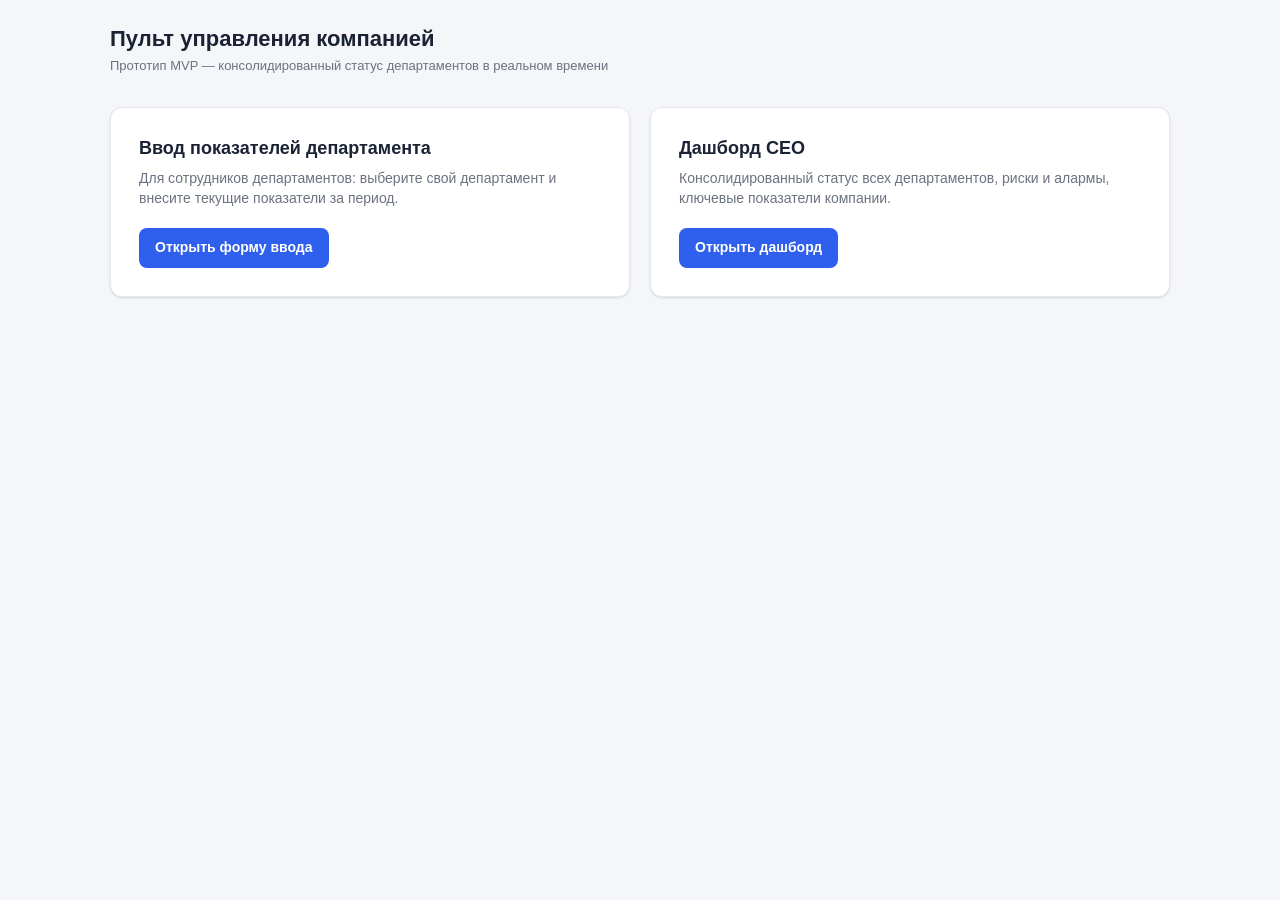
<file: index.html>
<!doctype html>
<html lang="ru">
<head>
  <meta charset="UTF-8" />
  <meta name="viewport" content="width=device-width, initial-scale=1.0" />
  <title>Пульт управления компанией — CEO</title>
  <link rel="stylesheet" href="styles.css" />
</head>
<body>
  <div class="page">
    <header class="topbar">
      <div>
        <h1>Пульт управления компанией</h1>
        <div class="subtitle">Прототип MVP — консолидированный статус департаментов в реальном времени</div>
      </div>
    </header>

    <div class="landing-grid">
      <div class="landing-card">
        <h2>Ввод показателей департамента</h2>
        <p>Для сотрудников департаментов: выберите свой департамент и внесите текущие показатели за период.</p>
        <a class="btn" href="department-entry.html">Открыть форму ввода</a>
      </div>
      <div class="landing-card">
        <h2>Дашборд CEO</h2>
        <p>Консолидированный статус всех департаментов, риски и алармы, ключевые показатели компании.</p>
        <a class="btn" href="ceo-dashboard.html">Открыть дашборд</a>
      </div>
    </div>
  </div>
</body>
</html>
</file>
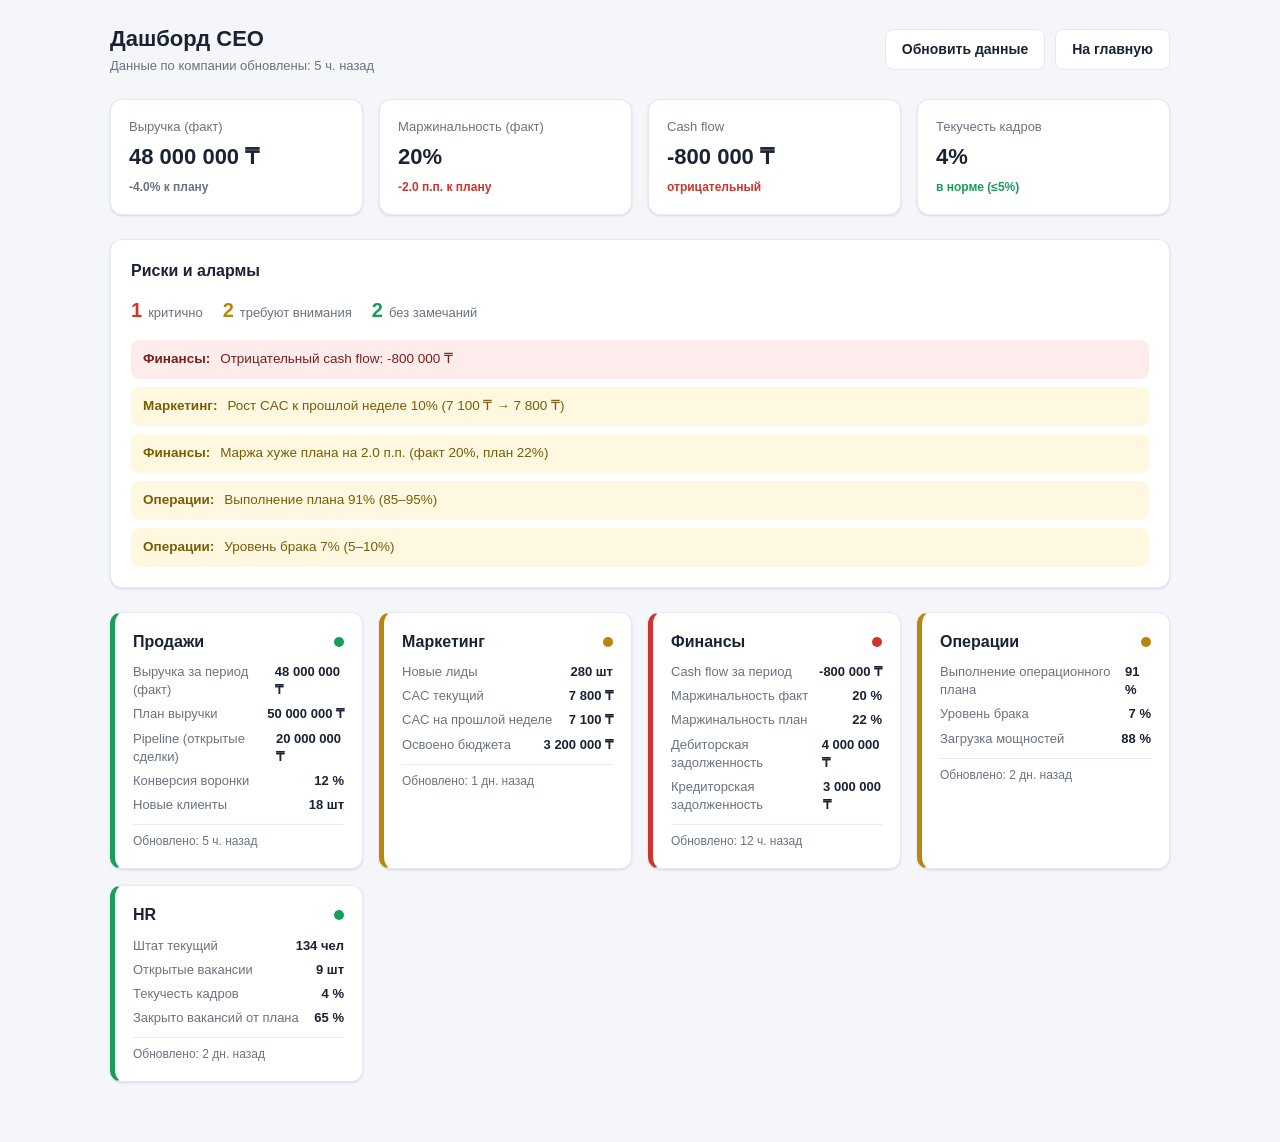
<file: ceo-dashboard.html>
<!doctype html>
<html lang="ru">
<head>
  <meta charset="UTF-8" />
  <meta name="viewport" content="width=device-width, initial-scale=1.0" />
  <title>Дашборд CEO</title>
  <link rel="stylesheet" href="styles.css" />
</head>
<body>
  <div class="page">
    <header class="topbar">
      <div>
        <h1>Дашборд CEO</h1>
        <div class="subtitle company-updated" id="companyUpdated"></div>
      </div>
      <div style="display:flex; gap:10px;">
        <button class="btn secondary" id="refreshBtn">Обновить данные</button>
        <a class="btn secondary" href="index.html">На главную</a>
      </div>
    </header>

    <div class="kpi-row" id="kpiRow"></div>

    <div class="alarms-panel">
      <h2>Риски и алармы</h2>
      <div class="alarms-summary" id="alarmsSummary"></div>
      <div class="alarm-list" id="alarmList"></div>
    </div>

    <div class="dept-grid" id="deptGrid"></div>
  </div>

  <script src="data.js"></script>
  <script src="dashboard.js"></script>
</body>
</html>
</file>
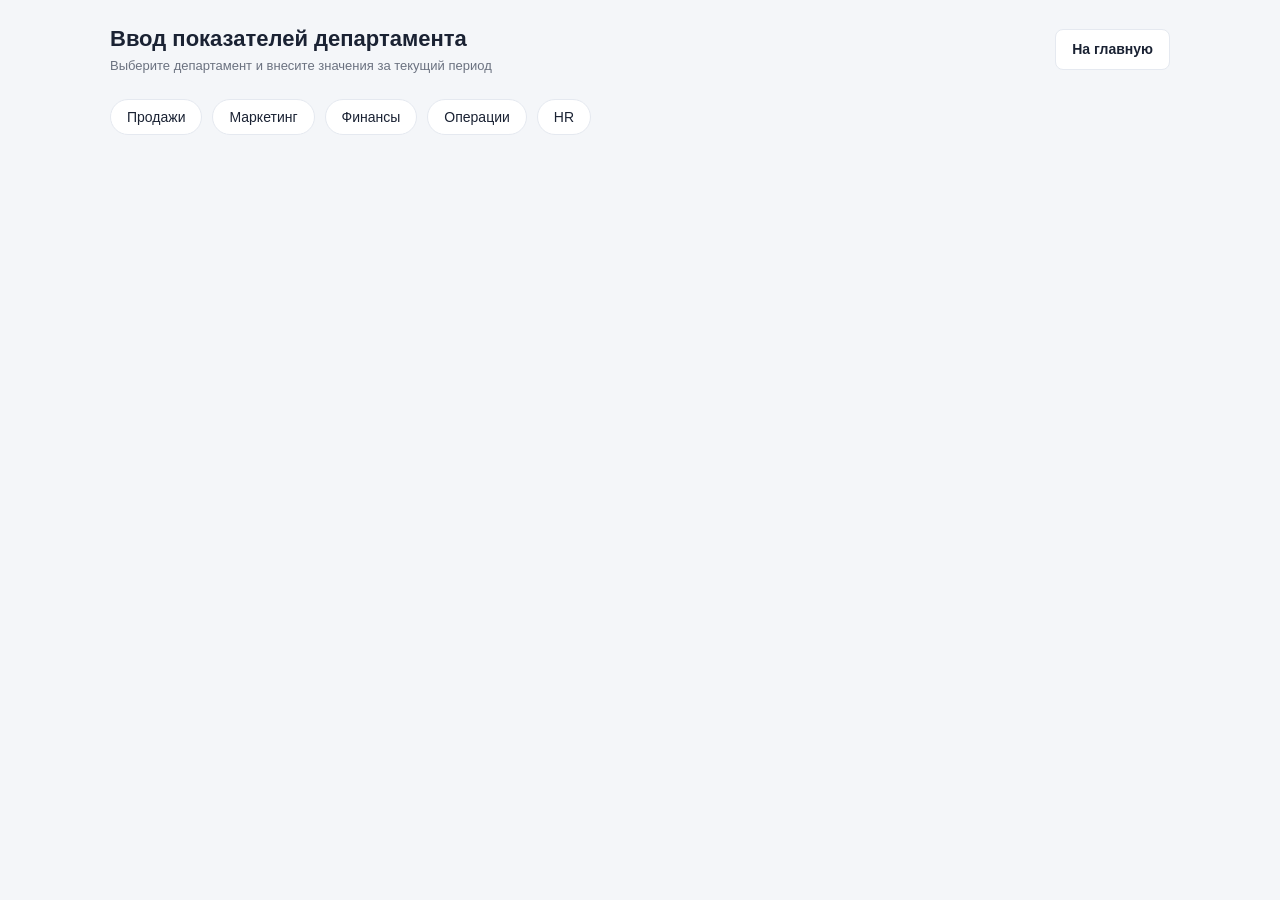
<file: department-entry.html>
<!doctype html>
<html lang="ru">
<head>
  <meta charset="UTF-8" />
  <meta name="viewport" content="width=device-width, initial-scale=1.0" />
  <title>Ввод показателей — департамент</title>
  <link rel="stylesheet" href="styles.css" />
</head>
<body>
  <div class="page">
    <header class="topbar">
      <div>
        <h1>Ввод показателей департамента</h1>
        <div class="subtitle">Выберите департамент и внесите значения за текущий период</div>
      </div>
      <a class="btn secondary" href="index.html">На главную</a>
    </header>

    <div class="chip-row" id="chipRow"></div>

    <div class="panel" id="formPanel" style="display:none;">
      <div id="formGrid" class="form-grid"></div>
      <div class="form-footer">
        <button class="btn" id="saveBtn">Сохранить</button>
        <span class="save-toast" id="saveToast">Сохранено</span>
      </div>
    </div>
  </div>

  <script src="data.js"></script>
  <script src="entry.js"></script>
</body>
</html>
</file>
<file: styles.css>
:root {
  --bg: #f4f6f9;
  --panel: #ffffff;
  --text: #1a2233;
  --muted: #6b7280;
  --border: #e5e9f0;
  --accent: #2f5fed;
  --accent-hover: #244bc4;
  --green: #1a9c5b;
  --green-bg: #e8f8f0;
  --yellow: #b8860b;
  --yellow-bg: #fff8e1;
  --red: #d0342c;
  --red-bg: #fdeceb;
  --radius: 12px;
  --shadow: 0 1px 3px rgba(20, 30, 60, 0.06), 0 1px 2px rgba(20, 30, 60, 0.08);
}

* { box-sizing: border-box; }

body {
  margin: 0;
  font-family: -apple-system, "Segoe UI", Roboto, Helvetica, Arial, sans-serif;
  background: var(--bg);
  color: var(--text);
  line-height: 1.4;
}

a { color: var(--accent); text-decoration: none; }

.page {
  max-width: 1100px;
  margin: 0 auto;
  padding: 24px 20px 60px;
}

header.topbar {
  display: flex;
  align-items: center;
  justify-content: space-between;
  margin-bottom: 24px;
  flex-wrap: wrap;
  gap: 12px;
}

header.topbar h1 {
  font-size: 22px;
  margin: 0;
}

header.topbar .subtitle {
  color: var(--muted);
  font-size: 13px;
  margin-top: 2px;
}

.btn {
  display: inline-flex;
  align-items: center;
  gap: 6px;
  background: var(--accent);
  color: #fff;
  border: none;
  border-radius: 8px;
  padding: 10px 16px;
  font-size: 14px;
  font-weight: 600;
  cursor: pointer;
}
.btn:hover { background: var(--accent-hover); }
.btn.secondary {
  background: var(--panel);
  color: var(--text);
  border: 1px solid var(--border);
}
.btn.secondary:hover { background: #f0f2f6; }

/* ---- Landing ---- */
.landing-grid {
  display: grid;
  grid-template-columns: 1fr 1fr;
  gap: 20px;
  margin-top: 32px;
}
@media (max-width: 700px) {
  .landing-grid { grid-template-columns: 1fr; }
}
.landing-card {
  background: var(--panel);
  border: 1px solid var(--border);
  border-radius: var(--radius);
  box-shadow: var(--shadow);
  padding: 28px;
}
.landing-card h2 { margin: 0 0 8px; font-size: 18px; }
.landing-card p { color: var(--muted); font-size: 14px; margin: 0 0 20px; }

/* ---- Department chips (entry form) ---- */
.chip-row {
  display: flex;
  gap: 10px;
  flex-wrap: wrap;
  margin-bottom: 28px;
}
.chip {
  padding: 9px 16px;
  border-radius: 999px;
  border: 1px solid var(--border);
  background: var(--panel);
  color: var(--text);
  font-size: 14px;
  font-weight: 500;
  cursor: pointer;
}
.chip:hover { border-color: var(--accent); }
.chip.active {
  background: var(--accent);
  border-color: var(--accent);
  color: #fff;
}

.panel {
  background: var(--panel);
  border: 1px solid var(--border);
  border-radius: var(--radius);
  box-shadow: var(--shadow);
  padding: 24px;
}

.form-grid {
  display: grid;
  grid-template-columns: 1fr 1fr;
  gap: 16px;
  margin-top: 16px;
}
@media (max-width: 600px) {
  .form-grid { grid-template-columns: 1fr; }
}
.field label {
  display: block;
  font-size: 13px;
  color: var(--muted);
  margin-bottom: 6px;
}
.field input {
  width: 100%;
  padding: 10px 12px;
  border: 1px solid var(--border);
  border-radius: 8px;
  font-size: 14px;
  font-family: inherit;
}
.field input:focus { outline: 2px solid var(--accent); outline-offset: 1px; }

.form-footer {
  display: flex;
  align-items: center;
  gap: 12px;
  margin-top: 24px;
}
.save-toast {
  font-size: 13px;
  color: var(--green);
  font-weight: 600;
  opacity: 0;
  transition: opacity 0.2s;
}
.save-toast.show { opacity: 1; }

/* ---- KPI row ---- */
.kpi-row {
  display: grid;
  grid-template-columns: repeat(4, 1fr);
  gap: 16px;
  margin-bottom: 24px;
}
@media (max-width: 800px) {
  .kpi-row { grid-template-columns: 1fr 1fr; }
}
.kpi-card {
  background: var(--panel);
  border: 1px solid var(--border);
  border-radius: var(--radius);
  box-shadow: var(--shadow);
  padding: 18px;
}
.kpi-card .kpi-label { font-size: 13px; color: var(--muted); margin-bottom: 6px; }
.kpi-card .kpi-value { font-size: 22px; font-weight: 700; }
.kpi-card .kpi-delta { font-size: 12px; margin-top: 6px; font-weight: 600; }
.kpi-delta.good { color: var(--green); }
.kpi-delta.bad { color: var(--red); }
.kpi-delta.neutral { color: var(--muted); }

/* ---- Alarms block ---- */
.alarms-panel {
  background: var(--panel);
  border: 1px solid var(--border);
  border-radius: var(--radius);
  box-shadow: var(--shadow);
  padding: 20px;
  margin-bottom: 24px;
}
.alarms-panel h2 { margin: 0 0 14px; font-size: 16px; }
.alarms-summary {
  display: flex;
  gap: 20px;
  margin-bottom: 16px;
  flex-wrap: wrap;
}
.summary-pill {
  display: flex;
  align-items: baseline;
  gap: 6px;
  font-size: 13px;
  color: var(--muted);
}
.summary-pill .num { font-size: 20px; font-weight: 700; color: var(--text); }
.summary-pill.red .num { color: var(--red); }
.summary-pill.yellow .num { color: var(--yellow); }
.summary-pill.green .num { color: var(--green); }

.alarm-list { display: flex; flex-direction: column; gap: 8px; }
.alarm-item {
  display: flex;
  gap: 10px;
  align-items: flex-start;
  padding: 10px 12px;
  border-radius: 8px;
  font-size: 13.5px;
}
.alarm-item.red { background: var(--red-bg); color: #7a201b; }
.alarm-item.yellow { background: var(--yellow-bg); color: #7a5c05; }
.alarm-item .dept-tag { font-weight: 700; white-space: nowrap; }
.no-alarms { color: var(--muted); font-size: 14px; padding: 8px 0; }

/* ---- Department cards ---- */
.dept-grid {
  display: grid;
  grid-template-columns: repeat(auto-fit, minmax(240px, 1fr));
  gap: 16px;
}
.dept-card {
  background: var(--panel);
  border: 1px solid var(--border);
  border-left: 5px solid var(--border);
  border-radius: var(--radius);
  box-shadow: var(--shadow);
  padding: 18px;
}
.dept-card.status-green { border-left-color: var(--green); }
.dept-card.status-yellow { border-left-color: var(--yellow); }
.dept-card.status-red { border-left-color: var(--red); }

.dept-card-header {
  display: flex;
  align-items: center;
  justify-content: space-between;
  margin-bottom: 10px;
}
.dept-card-header h3 { margin: 0; font-size: 16px; }
.status-dot {
  width: 10px;
  height: 10px;
  border-radius: 50%;
  display: inline-block;
}
.status-dot.status-green { background: var(--green); }
.status-dot.status-yellow { background: var(--yellow); }
.status-dot.status-red { background: var(--red); }

.dept-metrics { display: flex; flex-direction: column; gap: 6px; margin-bottom: 10px; }
.dept-metric-row {
  display: flex;
  justify-content: space-between;
  font-size: 13px;
}
.dept-metric-row .label { color: var(--muted); }
.dept-metric-row .value { font-weight: 600; }

.dept-updated {
  font-size: 12px;
  color: var(--muted);
  border-top: 1px solid var(--border);
  padding-top: 8px;
  margin-top: 8px;
}

.company-updated {
  font-size: 13px;
  color: var(--muted);
  margin-top: 4px;
}
</file>
